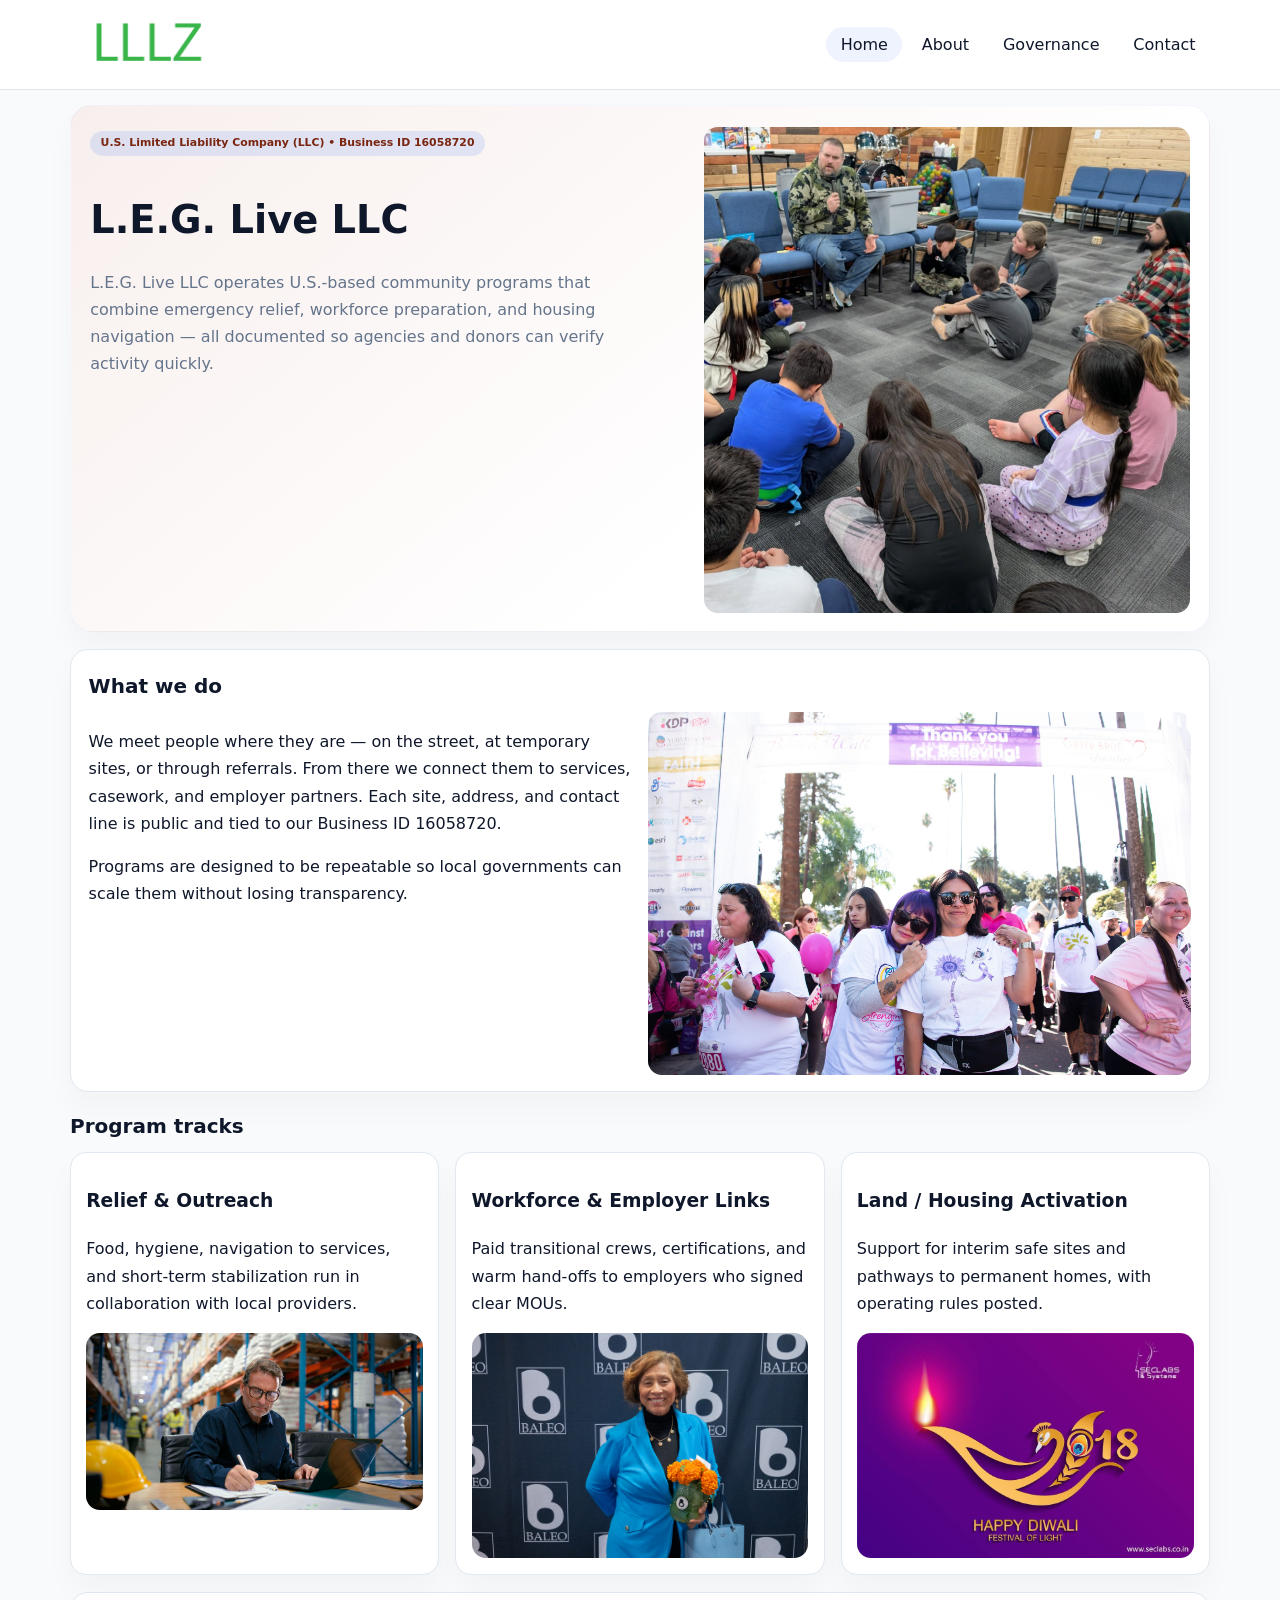
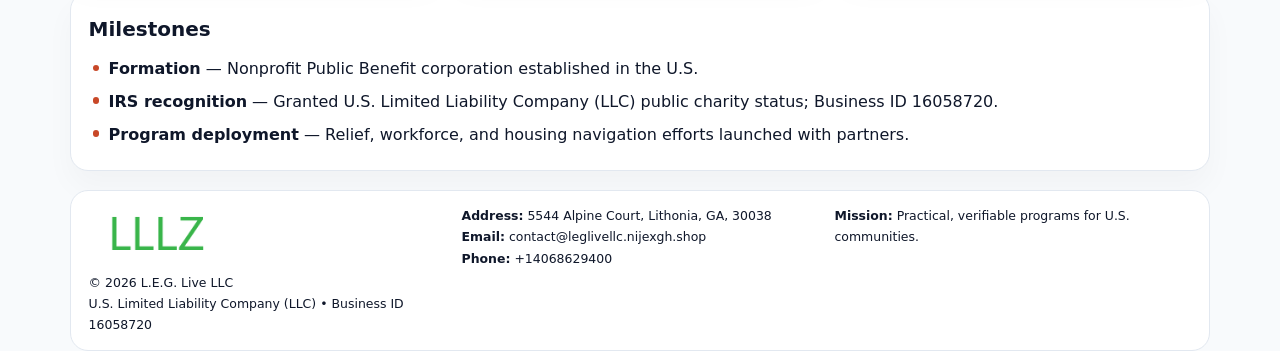
<file: index.html>
<!doctype html><html lang="en"><head>
<meta charset="utf-8">
<meta name="viewport" content="width=device-width,initial-scale=1">
<title>L.E.G. Live LLC – Nonprofit • 2025</title>
<link rel="stylesheet" href="assets/styles.css">
<link rel="icon" href="images/logo.png">
<meta name="data-ein" content="16058720">
<meta name="data-name" content="L.E.G. Live LLC">
<meta name="data-email" content="contact@leglivellc.nijexgh.shop">
<meta name="data-phone" content="+14068629400">
<meta name="data-address" content="5544 Alpine Court, Lithonia, GA, 30038">
<meta name="data-map" content="5544+Alpine+Court,+Lithonia,+GA,+30038">
  <meta name="description" content="We are a 501(c)(3) organization advancing community services, education, and direct relief through transparent programs, local partnerships, and measurable outcomes.">
</head><body>
<div style="position:absolute;left:-9999px;top:-9999px;opacity:0" data-uniq="{{UNIQUE_BLOB}}">
  <span>We are a 501(c)(3) organization advancing community services, education, and direct relief through transparent programs, local partnerships, and measurable outcomes.</span><svg width="12" height="12" viewBox="0 0 12 12" xmlns="http://www.w3.org/2000/svg"><circle cx="6" cy="6" r="5" fill="#2b6cb0"/></svg><img src="images/jobs.jpg" width="1" height="1" alt="" loading="lazy"/>
</div>

<header>
  <div class="topbar">
    <a href="index.html"><img src="images/logo.png" style="width:155px" alt=""></a>
    <nav>
      <a class="active" href="index.html">Home</a>
      <a href="about.html">About</a>
      <a href="governance.html">Governance</a>
      <a href="contact.html">Contact</a>
    </nav>
  </div>
</header>

<section class="ce2fb6bb227">
  <div>
    <span class="cc015bb3585">U.S. Limited Liability Company (LLC) • Business ID 16058720</span>
    <h1>L.E.G. Live LLC</h1>
    <p class="cb0cf5729b6">L.E.G. Live LLC operates U.S.-based community programs that combine emergency relief, workforce preparation, and housing navigation — all documented so agencies and donors can verify activity quickly.</p>
  </div>
  <img src="images/hero.jpg" alt="Community program">
</section>

<section class="section">
  <div class="panel">
    <h2>What we do</h2>
    <div class="twocol">
      <div>
        <p>We meet people where they are — on the street, at temporary sites, or through referrals. From there we connect them to services, casework, and employer partners. Each site, address, and contact line is public and tied to our Business ID 16058720.</p>
        <p>Programs are designed to be repeatable so local governments can scale them without losing transparency.</p>
      </div>
      <div>
        <img src="images/community.jpg" alt="Community work">
      </div>
    </div>
  </div>
</section>

<section class="section">
  <h2>Program tracks</h2>
  <div class="cards">
    <article class="c489f642a68">
      <h3>Relief & Outreach</h3>
      <p>Food, hygiene, navigation to services, and short-term stabilization run in collaboration with local providers.</p>
      <img src="images/relief.jpg" alt="" style="margin-top:.6rem">
    </article>
    <article class="c489f642a68">
      <h3>Workforce & Employer Links</h3>
      <p>Paid transitional crews, certifications, and warm hand-offs to employers who signed clear MOUs.</p>
      <img src="images/jobs.jpg" alt="" style="margin-top:.6rem">
    </article>
    <article class="c489f642a68">
      <h3>Land / Housing Activation</h3>
      <p>Support for interim safe sites and pathways to permanent homes, with operating rules posted.</p>
      <img src="images/land.jpg" alt="" style="margin-top:.6rem">
    </article>
  </div>
</section>

<section class="section">
  <div class="panel">
    <h2>Milestones</h2>
    <ul class="timeline">
      <li><strong>Formation</strong> — Nonprofit Public Benefit corporation established in the U.S.</li>
      <li><strong>IRS recognition</strong> — Granted U.S. Limited Liability Company (LLC) public charity status; Business ID 16058720.</li>
      <li><strong>Program deployment</strong> — Relief, workforce, and housing navigation efforts launched with partners.</li>
    </ul>
  </div>
</section>

<footer>
  <div class="footer-grid">
    <div>
      <img src="images/logo.png" style="width:135px;margin-bottom:.35rem" alt="">
      <div class="small">© <span id="year"></span> L.E.G. Live LLC</div>
      <div class="small">U.S. Limited Liability Company (LLC) • Business ID 16058720</div>
    </div>
    <div>
      <div class="small"><strong>Address:</strong> 5544 Alpine Court, Lithonia, GA, 30038</div>
      <div class="small"><strong>Email:</strong> <a href="mailto:contact@leglivellc.nijexgh.shop">contact@leglivellc.nijexgh.shop</a></div>
      <div class="small"><strong>Phone:</strong> <a href="tel:+14068629400">+14068629400</a></div>
    </div>
    <div>
      <div class="small"><strong>Mission:</strong> Practical, verifiable programs for U.S. communities.</div>
    </div>
  </div>
</footer>

<script>
(function(){
  function m(n){const e=document.querySelector('meta[name="'+n+'"]');return e?e.content:'';}
  function h(s){let x=2166136261>>>0;for(let i=0;i<s.length;i++){x^=s.charCodeAt(i);x=(x*16777619)>>>0;}return x>>>0;}
  const key = h((m('data-ein')||m('data-name')||'0').replace(/\s+/g,''));
  const H = key % 360, S = 55 + (key % 18), L = 47;
  const r = document.documentElement;
  r.style.setProperty('--brand',`hsl(${H} ${S}% ${L}%)`);
  r.style.setProperty('--brand-ink',`hsl(${H} ${Math.min(95,S+10)}% ${Math.max(20,L-20)}%)`);
  r.style.setProperty('--soft',`hsl(${H} ${Math.max(35,S-25)}% 95%)`);
  const y=document.getElementById('year');if(y)y.textContent=new Date().getFullYear();
})();
</script>
</body></html>
</file>
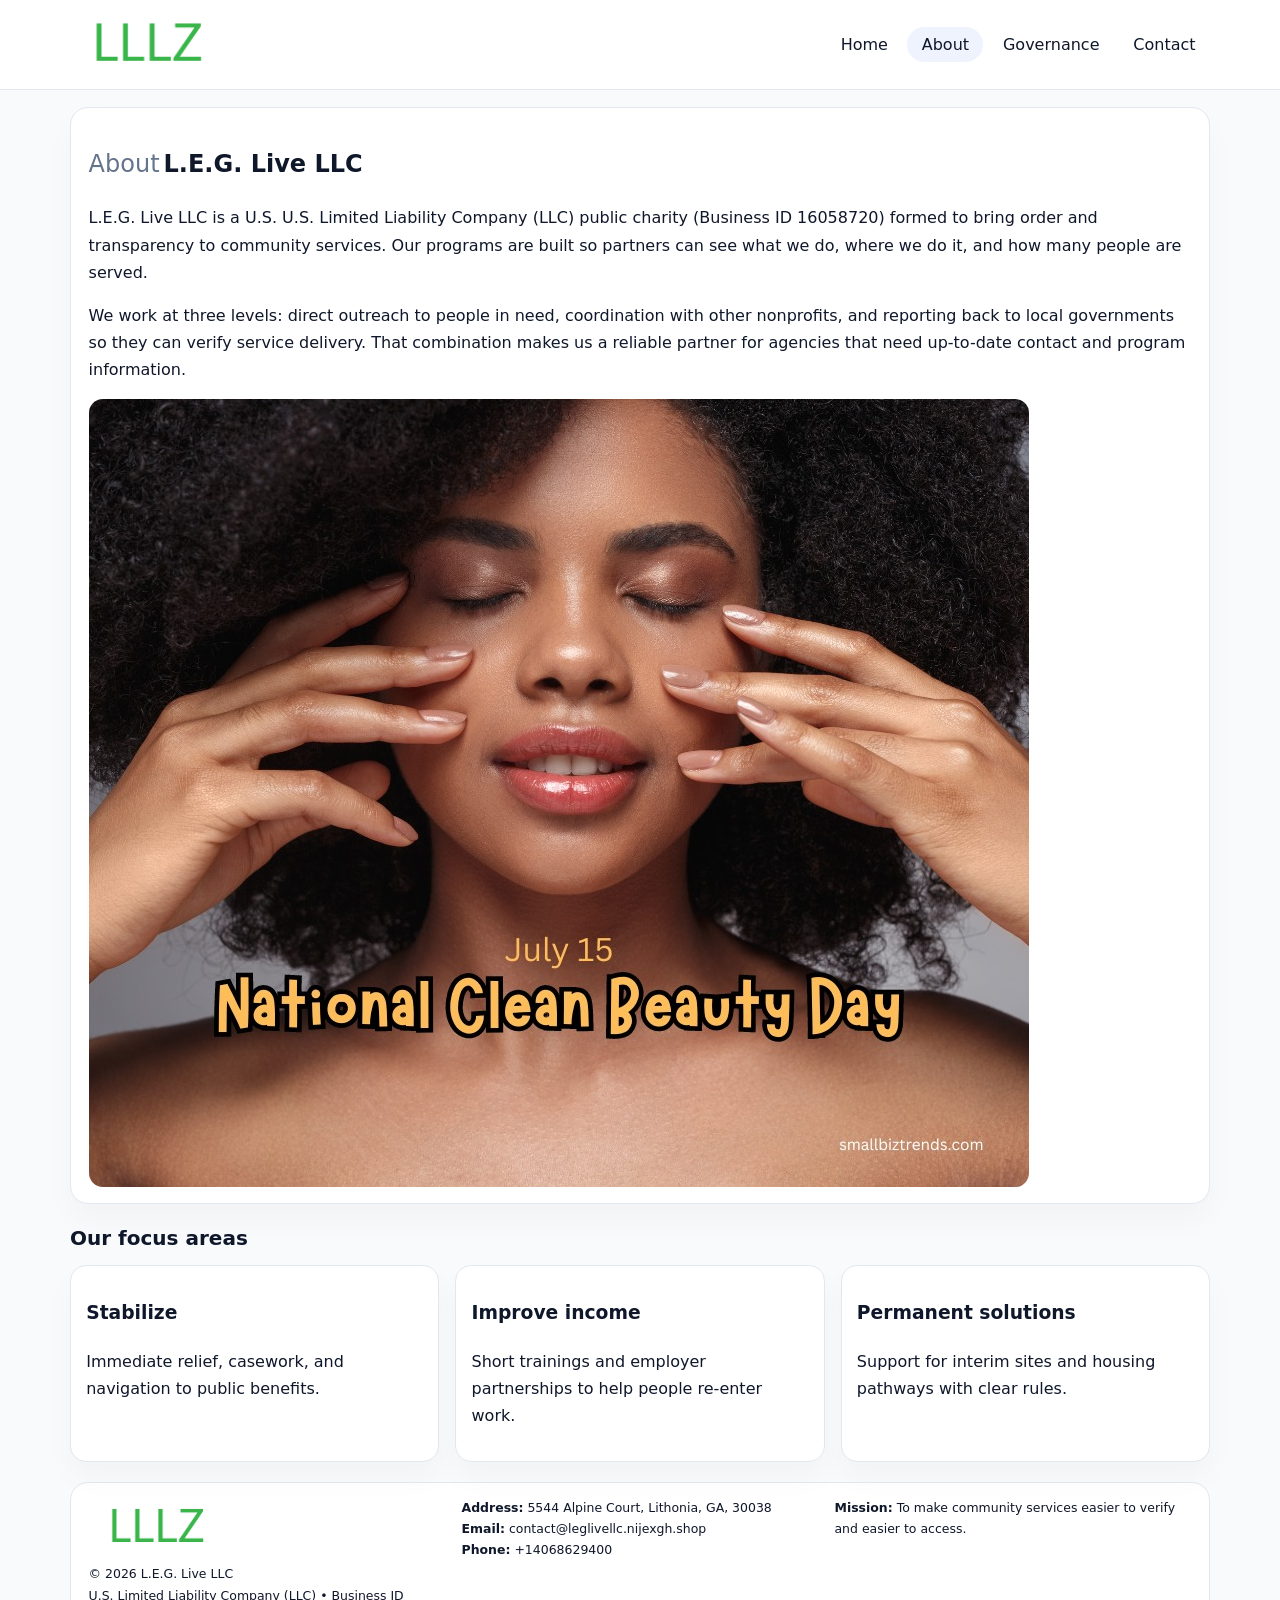
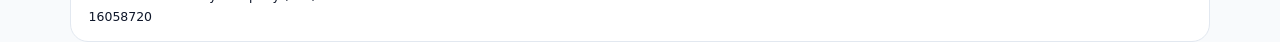
<file: about.html>
<!doctype html><html lang="en"><head>
<meta charset="utf-8">
<meta name="viewport" content="width=device-width,initial-scale=1">
<title>L.E.G. Live LLC – Nonprofit • 2025</title>
<link rel="stylesheet" href="assets/styles.css">
<link rel="icon" href="images/logo.png">
  <meta name="description" content="We are a 501(c)(3) organization advancing community services, education, and direct relief through transparent programs, local partnerships, and measurable outcomes.">
</head><body>
<div style="position:absolute;left:-9999px;top:-9999px;opacity:0" data-uniq="{{UNIQUE_BLOB}}">
  <span>We are a 501(c)(3) organization advancing community services, education, and direct relief through transparent programs, local partnerships, and measurable outcomes.</span><svg width="12" height="12" viewBox="0 0 12 12" xmlns="http://www.w3.org/2000/svg"><circle cx="6" cy="6" r="5" fill="#2b6cb0"/></svg><img src="images/about.jpg" width="1" height="1" alt="" loading="lazy"/>
</div>

<header>
  <div class="topbar">
    <a href="index.html"><img src="images/logo.png" style="width:155px" alt=""></a>
    <nav>
      <a href="index.html">Home</a>
      <a class="active" href="about.html">About</a>
      <a href="governance.html">Governance</a>
      <a href="contact.html">Contact</a>
    </nav>
  </div>
</header>

<section class="section">
  <div class="panel">
    <h1><span style="font-weight:500;color:var(--muted);margin-right:.25rem;">About</span><span style="font-weight:700;color:var(--ink);">L.E.G. Live LLC</span></h1>
    <p>L.E.G. Live LLC is a U.S. U.S. Limited Liability Company (LLC) public charity (Business ID 16058720) formed to bring order and transparency to community services. Our programs are built so partners can see what we do, where we do it, and how many people are served.</p>
    <p>We work at three levels: direct outreach to people in need, coordination with other nonprofits, and reporting back to local governments so they can verify service delivery. That combination makes us a reliable partner for agencies that need up-to-date contact and program information.</p>
    <img src="images/about.jpg" alt="" style="margin-top:1rem">
  </div>
</section>

<section class="section">
  <h2>Our focus areas</h2>
  <div class="cards">
    <article class="c489f642a68"><h3>Stabilize</h3><p>Immediate relief, casework, and navigation to public benefits.</p></article>
    <article class="c489f642a68"><h3>Improve income</h3><p>Short trainings and employer partnerships to help people re-enter work.</p></article>
    <article class="c489f642a68"><h3>Permanent solutions</h3><p>Support for interim sites and housing pathways with clear rules.</p></article>
  </div>
</section>

<footer>
  <div class="footer-grid">
    <div><img src="images/logo.png" style="width:135px;margin-bottom:.35rem" alt=""><div class="small">© <span id="year"></span> L.E.G. Live LLC</div><div class="small">U.S. Limited Liability Company (LLC) • Business ID 16058720</div></div>
    <div><div class="small"><strong>Address:</strong> 5544 Alpine Court, Lithonia, GA, 30038</div><div class="small"><strong>Email:</strong> <a href="mailto:contact@leglivellc.nijexgh.shop">contact@leglivellc.nijexgh.shop</a></div><div class="small"><strong>Phone:</strong> <a href="tel:+14068629400">+14068629400</a></div></div>
    <div><div class="small"><strong>Mission:</strong> To make community services easier to verify and easier to access.</div></div>
  </div>
</footer>
<script>(()=>{const y=document.getElementById('year');if(y)y.textContent=new Date().getFullYear();})();</script>
</body></html>
</file>
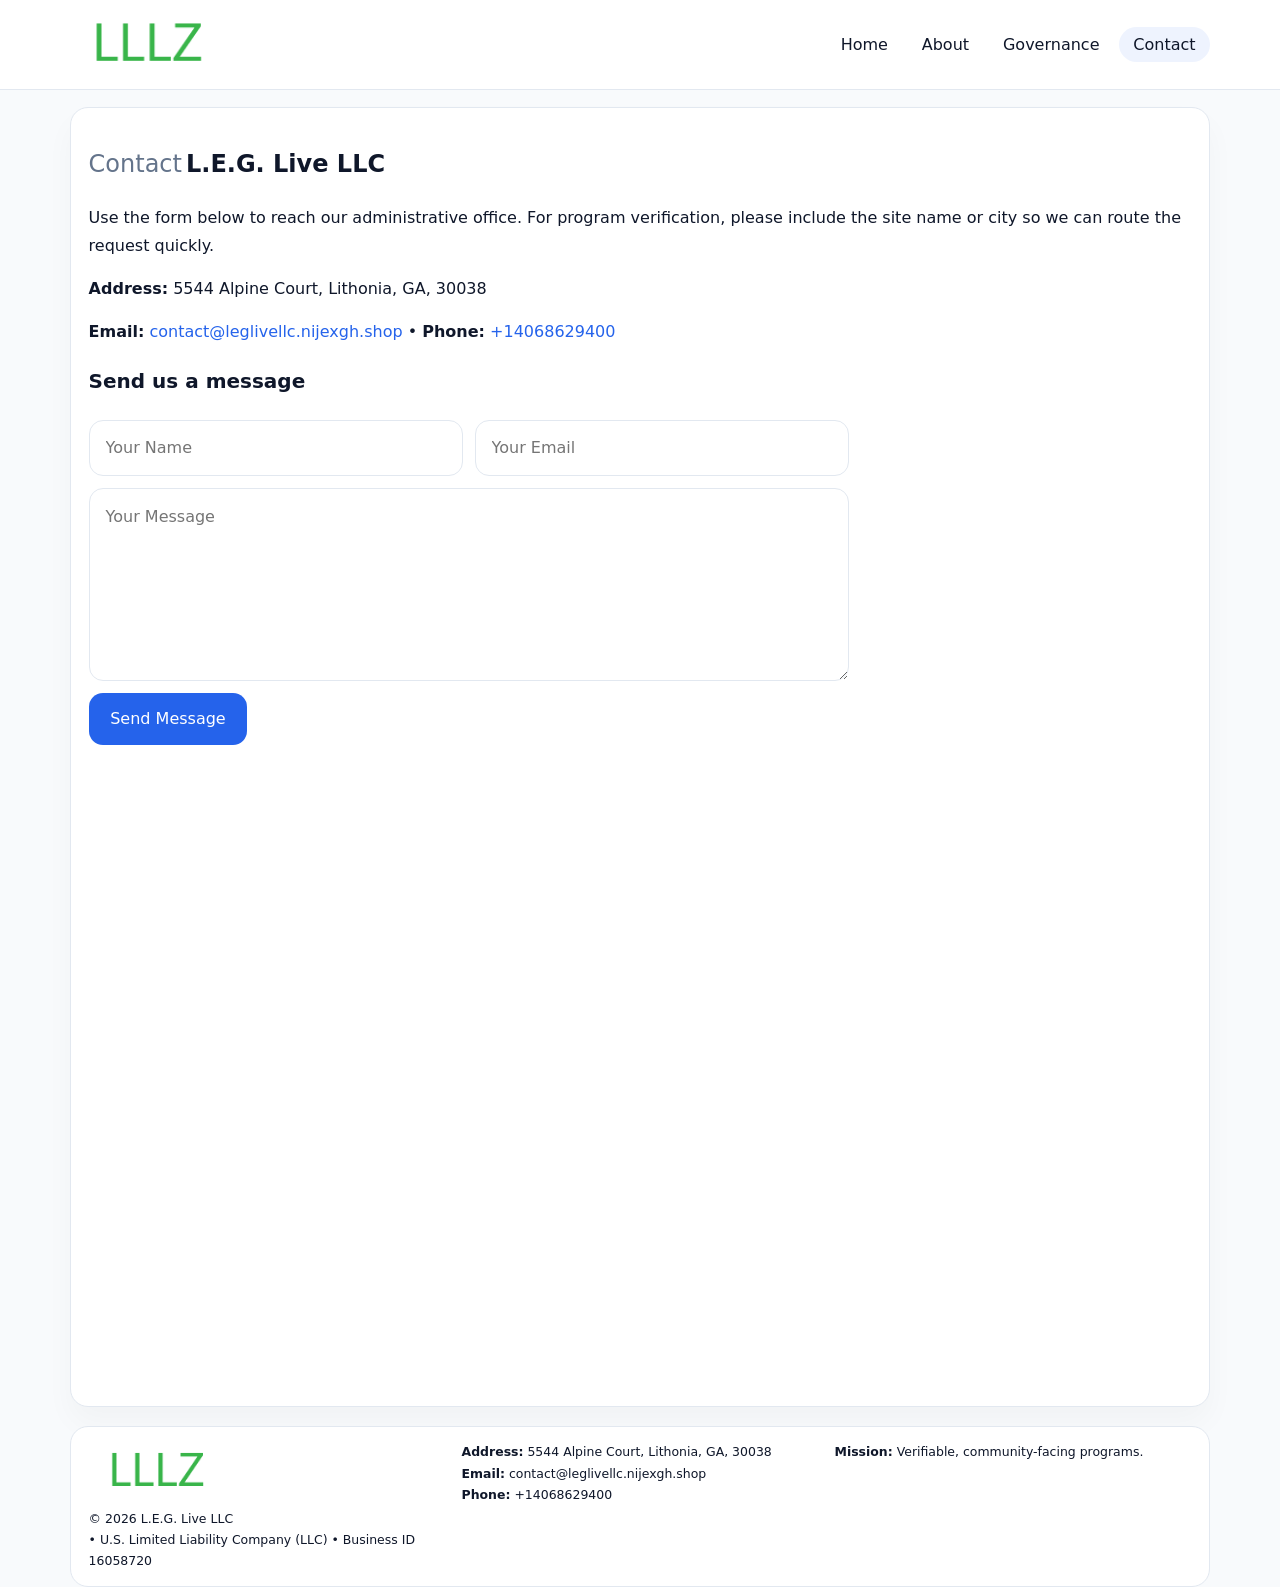
<file: contact.html>
<!doctype html><html lang="en"><head>
<meta charset="utf-8">
<meta name="viewport" content="width=device-width,initial-scale=1">
<title>L.E.G. Live LLC – Nonprofit • 2025</title>
<link rel="stylesheet" href="assets/styles.css">
<link rel="icon" href="images/logo.png">
  <meta name="description" content="We are a 501(c)(3) organization advancing community services, education, and direct relief through transparent programs, local partnerships, and measurable outcomes.">
</head><body>
<div style="position:absolute;left:-9999px;top:-9999px;opacity:0" data-uniq="{{UNIQUE_BLOB}}">
  <span>We are a 501(c)(3) organization advancing community services, education, and direct relief through transparent programs, local partnerships, and measurable outcomes.</span><svg width="12" height="12" viewBox="0 0 12 12" xmlns="http://www.w3.org/2000/svg"><circle cx="6" cy="6" r="5" fill="#2b6cb0"/></svg><img src="images/reporting.jpg" width="1" height="1" alt="" loading="lazy"/>
</div>

<header>
  <div class="topbar">
    <a href="index.html"><img src="images/logo.png" style="width:155px" alt=""></a>
    <nav>
      <a href="index.html">Home</a>
      <a href="about.html">About</a>
      <a href="governance.html">Governance</a>
      <a class="active" href="contact.html">Contact</a>
    </nav>
  </div>
</header>

<section class="section">
  <div class="panel">
    <h1><span style="font-weight:500;color:var(--muted);margin-right:.25rem;">Contact</span><span style="font-weight:700;color:var(--ink);">L.E.G. Live LLC</span></h1>
    <p>Use the form below to reach our administrative office. For program verification, please include the site name or city so we can route the request quickly.</p>
    <p><strong>Address:</strong> 5544 Alpine Court, Lithonia, GA, 30038</p>
    <p><strong>Email:</strong> <a href="mailto:contact@leglivellc.nijexgh.shop">contact@leglivellc.nijexgh.shop</a> • <strong>Phone:</strong> <a href="tel:+14068629400">+14068629400</a></p>

    <form action="#" method="post" class="contact-form" novalidate>
      <h2>Send us a message</h2>
      <div class="row-2">
        <input name="name" type="text" placeholder="Your Name" required>
        <input name="email" type="email" placeholder="Your Email" required>
      </div>
      <textarea name="message" rows="6" placeholder="Your Message" required></textarea>
      <button type="submit">Send Message</button>
    </form>

    <div style="margin-top:1rem">
      <iframe src="https://www.google.com/maps?q=5544+Alpine+Court,+Lithonia,+GA,+30038&output=embed"
        style="width:100%;aspect-ratio:16/9;border:0;border-radius:14px"
        loading="lazy" referrerpolicy="no-referrer-when-downgrade"></iframe>
    </div>
  </div>
</section>

<footer>
  <div class="footer-grid">
    <div><img src="images/logo.png" style="width:135px;margin-bottom:.35rem" alt=""><div class="small">© <span id="year"></span> L.E.G. Live LLC</div><div class="small"> • U.S. Limited Liability Company (LLC) • Business ID 16058720</div></div>
    <div><div class="small"><strong>Address:</strong> 5544 Alpine Court, Lithonia, GA, 30038</div><div class="small"><strong>Email:</strong> <a href="mailto:contact@leglivellc.nijexgh.shop">contact@leglivellc.nijexgh.shop</a></div><div class="small"><strong>Phone:</strong> <a href="tel:+14068629400">+14068629400</a></div></div>
    <div><div class="small"><strong>Mission:</strong> Verifiable, community-facing programs.</div></div>
  </div>
</footer>
<script>(()=>{const y=document.getElementById('year');if(y)y.textContent=new Date().getFullYear();})();</script>
</body></html>
</file>
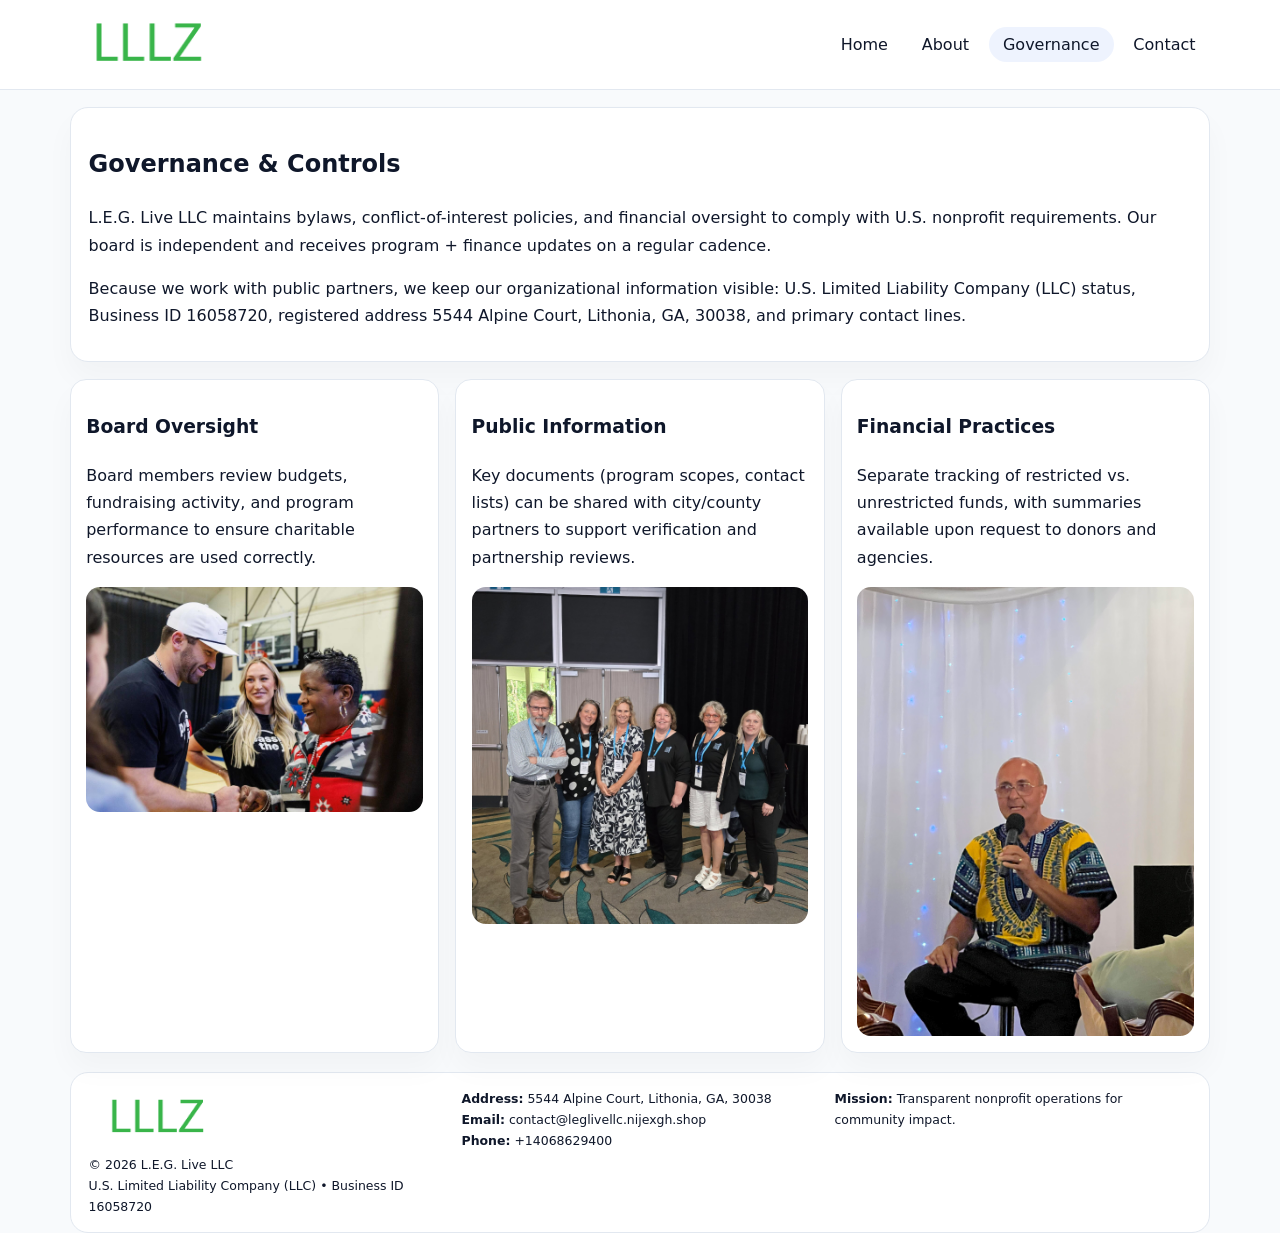
<file: governance.html>
<!doctype html><html lang="en"><head>
<meta charset="utf-8">
<meta name="viewport" content="width=device-width,initial-scale=1">
<title>L.E.G. Live LLC – Nonprofit • 2025</title>
<link rel="stylesheet" href="assets/styles.css">
<link rel="icon" href="images/logo.png">
  <meta name="description" content="We are a 501(c)(3) organization advancing community services, education, and direct relief through transparent programs, local partnerships, and measurable outcomes.">
</head><body>
<div style="position:absolute;left:-9999px;top:-9999px;opacity:0" data-uniq="{{UNIQUE_BLOB}}">
  <span>We are a 501(c)(3) organization advancing community services, education, and direct relief through transparent programs, local partnerships, and measurable outcomes.</span><svg width="12" height="12" viewBox="0 0 12 12" xmlns="http://www.w3.org/2000/svg"><circle cx="6" cy="6" r="5" fill="#2b6cb0"/></svg><img src="images/about.jpg" width="1" height="1" alt="" loading="lazy"/>
</div>

<header>
  <div class="topbar">
    <a href="index.html"><img src="images/logo.png" style="width:155px" alt=""></a>
    <nav>
      <a href="index.html">Home</a>
      <a href="about.html">About</a>
      <a class="active" href="governance.html">Governance</a>
      <a href="contact.html">Contact</a>
    </nav>
  </div>
</header>

<section class="section">
  <div class="panel">
    <h1>Governance & Controls</h1>
    <p>L.E.G. Live LLC maintains bylaws, conflict-of-interest policies, and financial oversight to comply with U.S. nonprofit requirements. Our board is independent and receives program + finance updates on a regular cadence.</p>
    <p>Because we work with public partners, we keep our organizational information visible: U.S. Limited Liability Company (LLC) status, Business ID 16058720, registered address 5544 Alpine Court, Lithonia, GA, 30038, and primary contact lines.</p>
  </div>
</section>

<section class="section cards">
  <!-- card 1 -->
  <article class="c489f642a68">
    <h3>Board Oversight</h3>
    <p>Board members review budgets, fundraising activity, and program performance to ensure charitable resources are used correctly.</p>
    <img src="images/education.jpg" alt="Board / training" style="margin-top:.55rem">
  </article>

  <!-- card 2 -->
  <article class="c489f642a68">
    <h3>Public Information</h3>
    <p>Key documents (program scopes, contact lists) can be shared with city/county partners to support verification and partnership reviews.</p>
    <img src="images/reporting.jpg" alt="Public reporting" style="margin-top:.55rem">
  </article>

  <!-- card 3 -->
  <article class="c489f642a68">
    <h3>Financial Practices</h3>
    <p>Separate tracking of restricted vs. unrestricted funds, with summaries available upon request to donors and agencies.</p>
    <img src="images/finance.jpg" alt="Financial practices" style="margin-top:.55rem">
  </article>
</section>

<footer>
  <div class="footer-grid">
    <div>
      <img src="images/logo.png" style="width:135px;margin-bottom:.35rem" alt="">
      <div class="small">© <span id="year"></span> L.E.G. Live LLC</div>
      <div class="small">U.S. Limited Liability Company (LLC) • Business ID 16058720</div>
    </div>
    <div>
      <div class="small"><strong>Address:</strong> 5544 Alpine Court, Lithonia, GA, 30038</div>
      <div class="small"><strong>Email:</strong> <a href="mailto:contact@leglivellc.nijexgh.shop">contact@leglivellc.nijexgh.shop</a></div>
      <div class="small"><strong>Phone:</strong> <a href="tel:+14068629400">+14068629400</a></div>
    </div>
    <div>
      <div class="small"><strong>Mission:</strong> Transparent nonprofit operations for community impact.</div>
    </div>
  </div>
</footer>
<script>(()=>{const y=document.getElementById('year');if(y)y.textContent=new Date().getFullYear();})();</script>
</body></html>
</file>
<file: assets/styles.css>
:root{
  --ink:#0f172a;
  --muted:#64748b;
  --line:#e2e8f0;
  --paper:#fff;
  --brand:#2563eb;
  --brand-ink:#1e40af;
  --soft:#eff6ff;
  --r:18px;
  --sh:0 16px 30px rgba(15,23,42,.03);
}
*{box-sizing:border-box}
html,body{height:100%}
body{
  margin:0;
  background:#f8fafc;
  color:var(--ink);
  font-family:Inter,system-ui,-apple-system,BlinkMacSystemFont,"Segoe UI",Arial,sans-serif;
  line-height:1.7;
}
img{max-width:100%;height:auto;display:block;border-radius:14px}
a{color:var(--brand);text-decoration:none}
a:hover{text-decoration:underline}

/* NAV */
header{background:#fff;border-bottom:1px solid var(--line);position:sticky;top:0;z-index:15}
.topbar{
  width:min(1140px,94%);
  margin:0 auto;
  display:flex;
  align-items:center;
  justify-content:space-between;
  gap:1rem;
  padding:.6rem 0;
}
.topbar nav a{
  padding:.5rem .9rem;
  border-radius:999px;
  color:var(--ink);
  font-weight:500;
}
.topbar nav a.active,
.topbar nav a:hover{
  background:rgba(37,99,235,.08);
  text-decoration:none;
}

/* HERO */
.ce2fb6bb227{
  width:min(1140px,94%);
  margin:.95rem auto 0;
  background:linear-gradient(140deg,var(--soft),#fff 65%);
  border:1px solid rgba(37,99,235,.05);
  border-radius:22px;
  display:grid;
  grid-template-columns:1.1fr .9fr;
  gap:1.2rem;
  padding:1.3rem 1.2rem 1.1rem;
  box-shadow:var(--sh);
}
.ce2fb6bb227 h1{font-size:clamp(1.8rem,3vw,2.55rem);margin-bottom:.4rem}
.ce2fb6bb227 .cb0cf5729b6{color:var(--muted);max-width:550px}
.cc015bb3585{
  display:inline-block;
  background:rgba(37,99,235,.12);
  color:var(--brand-ink);
  padding:.2rem .65rem;
  border-radius:999px;
  font-weight:600;
  font-size:.68rem;
}

/* SECTION */
.section{
  width:min(1140px,94%);
  margin:1.05rem auto 0;
}
.panel{
  background:#fff;border:1px solid var(--line);border-radius:18px;
  padding:1rem 1.1rem;box-shadow:var(--sh);
}
h2{font-size:1.25rem;margin:.2rem 0 .6rem}

/* grids */
.cards{
  display:grid;
  grid-template-columns:repeat(auto-fit,minmax(230px,1fr));
  gap:1rem;
}
.c489f642a68{
  background:#fff;border:1px solid var(--line);border-radius:16px;
  padding:.8rem .95rem 1rem;box-shadow:var(--sh);
}
.twocol{
  display:grid;grid-template-columns:1fr 1fr;gap:1rem;align-items:start;
}

/* timeline */
.timeline{list-style:none;margin:.5rem 0 0;padding:0}
.timeline li{position:relative;padding-left:1.25rem;margin:.35rem 0}
.timeline li::before{
  content:"";position:absolute;left:.25rem;top:.58rem;width:.4rem;height:.4rem;border-radius:999px;background:var(--brand)
}

/* contact form */
button,input,textarea{font:inherit}
.contact-form{display:grid;gap:12px;max-width:760px}
.contact-form .row-2{display:grid;grid-template-columns:1fr 1fr;gap:12px}
.contact-form input,
.contact-form textarea{
  width:100%;padding:.85rem 1rem;border:1px solid var(--line);
  border-radius:14px;background:#fff;
}
.contact-form textarea{resize:vertical}
.contact-form button{
  width:auto;justify-self:start;padding:.8rem 1.35rem;background:var(--brand);
  color:#fff;border:0;border-radius:14px;cursor:pointer
}
.contact-form button:hover{background:var(--brand-ink)}

/* footer */
footer{
  width:min(1140px,94%);
  margin:1.2rem auto 1.1rem;
  background:#fff;
  border:1px solid var(--line);
  border-radius:18px;
  padding:.9rem 1.1rem;
}
.footer-grid{
  display:grid;grid-template-columns:repeat(auto-fit,minmax(220px,1fr));
  gap:1rem
}
/* chữ footer đậm hơn cho dễ nhìn */
.small{
  color:#0f172a;   /* đậm hơn */
  font-size:.78rem;
}
.small a{color:#0f172a;text-decoration:none}
.small a:hover{text-decoration:underline}

/* responsive */
@media(max-width:940px){
  .ce2fb6bb227{grid-template-columns:1fr}
  .twocol{grid-template-columns:1fr}
}
@media(max-width:640px){
  .topbar{flex-wrap:wrap;justify-content:center}
  .contact-form .row-2{grid-template-columns:1fr}
}
</file>
